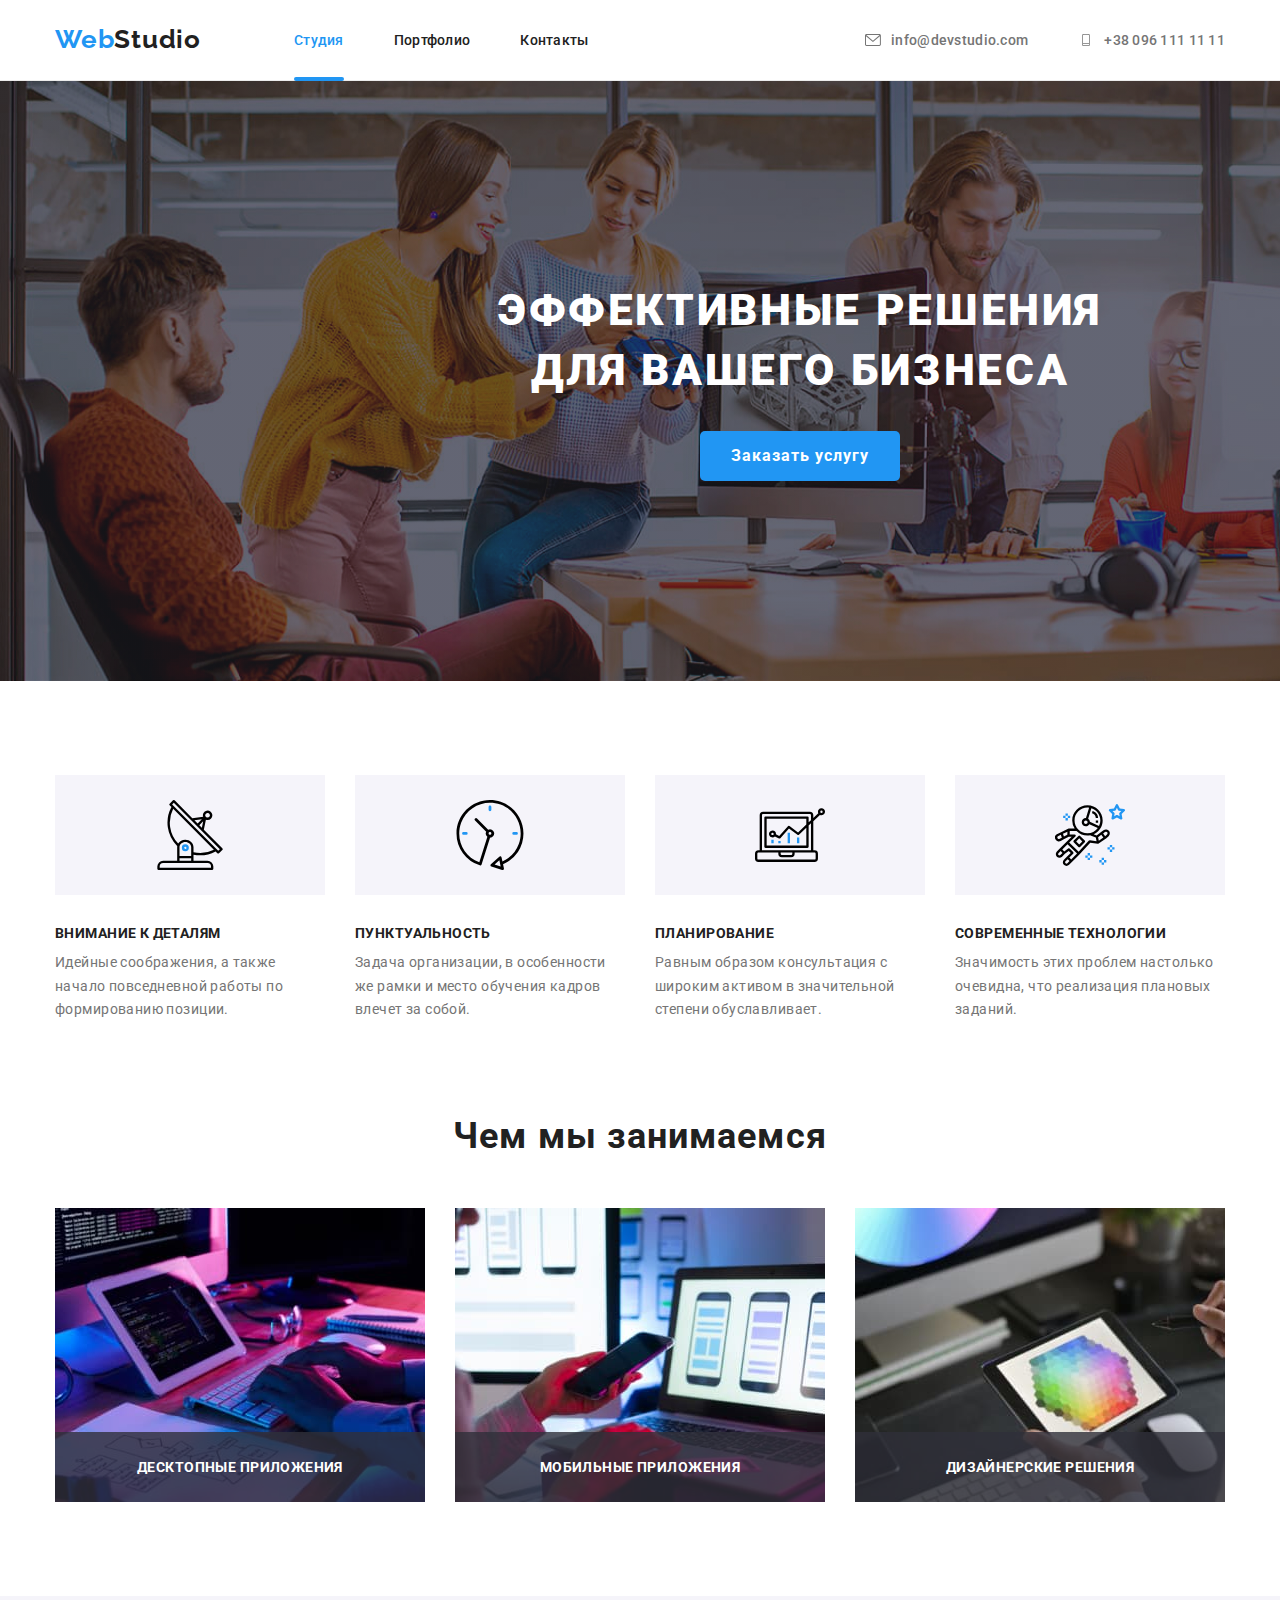
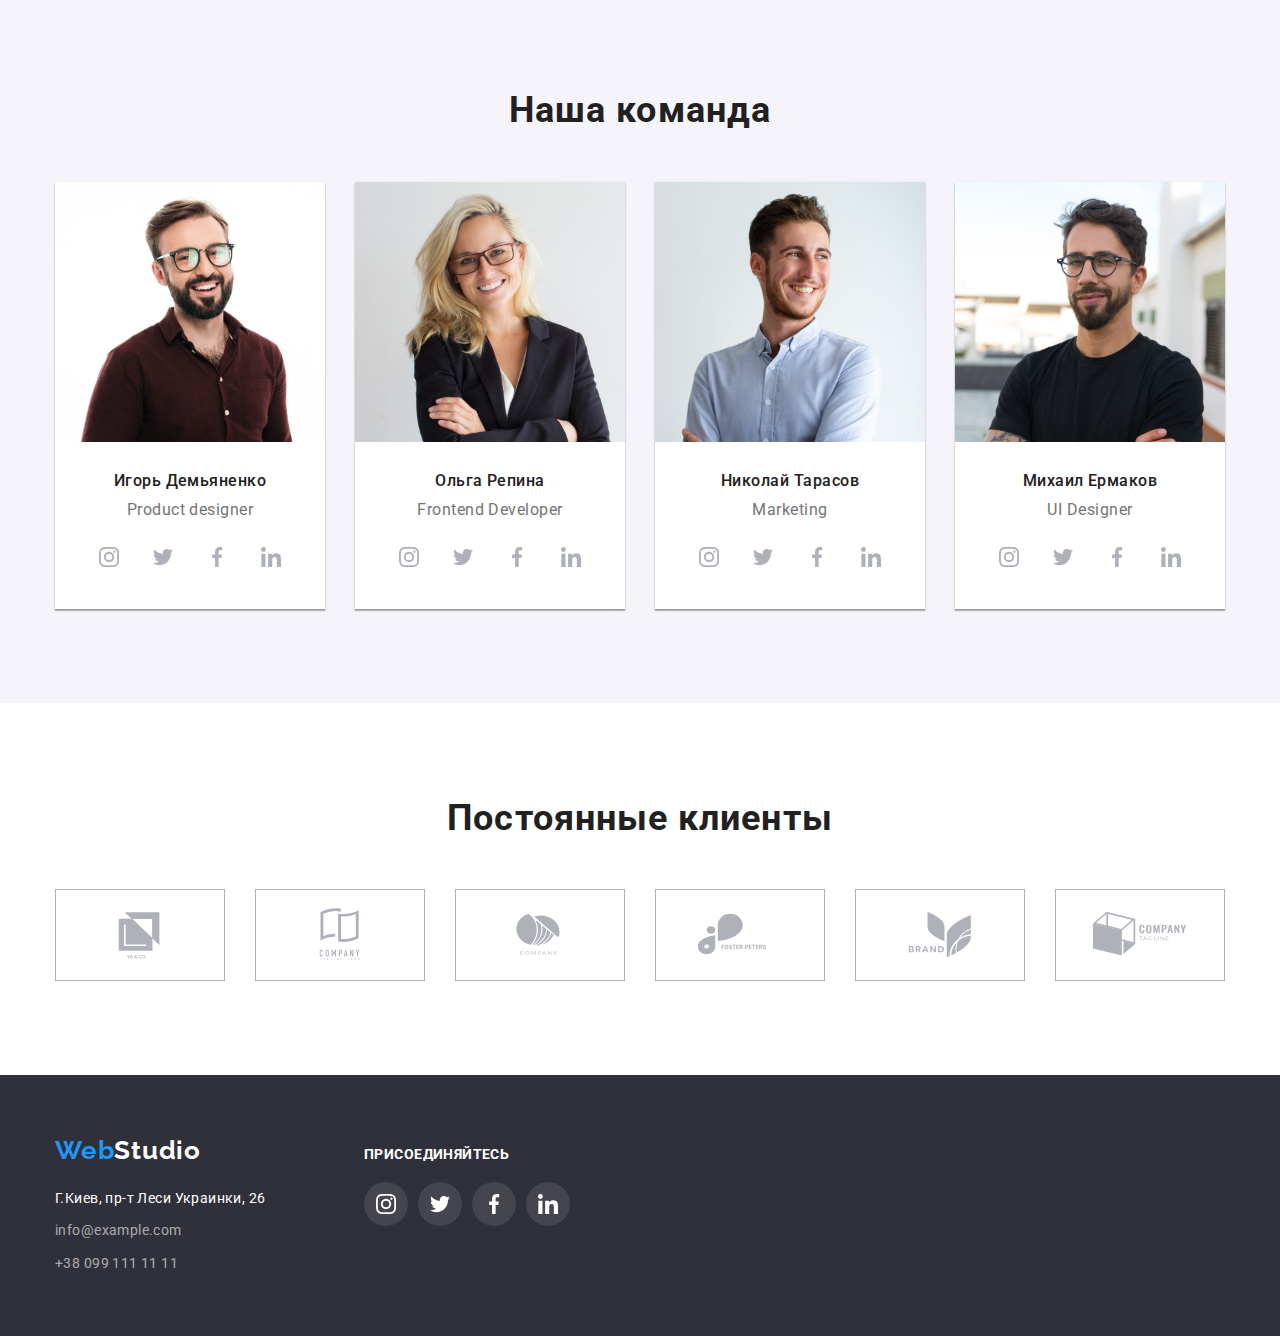
<file: index.html>
<!DOCTYPE html>
<html lang="en">

<head>
  <meta charset="UTF-8" />
  <meta http-equiv="X-UA-Compatible" content="IE=edge" />
  <meta name="viewport" content="width=device-width, initial-scale=1.0" />
  <title>index.html</title>
  <link rel="stylesheet"
    href="https://cdnjs.cloudflare.com/ajax/libs/modern-normalize/1.0.0/modern-normalize.min.css" />
  <link rel="preconnect" href="https://fonts.googleapis.com" />
  <link rel="preconnect" href="https://fonts.gstatic.com" crossorigin />
  <link href="https://fonts.googleapis.com/css2?family=Raleway:wght@700&family=Roboto:wght@400;500;700;900&display=swap"
    rel="stylesheet" />
  <link rel="stylesheet" href="css/styles.css" />
</head>

<body>
  <header>
    <div class="container container-header header">
      <a class="logo" href=""><span class="logo-web">Web</span><span class="logo-studio">Studio</span></a>
      <nav class="navigation-header">
        <ul class="studio-ul">
          <li class="studio active-link">
            <a href="index.html">Студия</a>
          </li>
          <li class="portfolio-index"><a href="portfolio.html">Портфолио</a></li>
          <li class="contacts"><a href="#Contacts">Контакты</a></li>
        </ul>
      </nav>
      <ul class="contacts-header">
        <li class="header-icons mail">
          <a href="mailto:info@devstudio.com"><svg class="mail-icon" width="16px" height="12px">
              <use href="./images/icons.svg#icon-mail"></use>
            </svg><span>info@devstudio.com</span></a>
        </li>
        <li class="header-icons phone">
          <a href="tel:+380961111111"> <svg class="phone-icon" width="16px" height="12px">
              <use href="./images/icons.svg#icon-phone"></use>
            </svg><span>+38 096 111 11 11</span></a>
        </li>
      </ul>
    </div>
  </header>
  <main>
    <section class="section-hero">
      <div class="container">
        <h1 class="solutions">
          Эффективные решения для вашего бизнеса
        </h1>
        <button class="button-index" type="button" data-modal-open>Заказать услугу</button>
      </div>
      </div>
      </div>
    </section>
    <section class="section">
      <div class="container">
        <ul class="about-wrapper">
          <li>
            <div class="icons-about">
              <svg class="icon-about satelite-icon" width="70px" height="70px">
                <use href="./images/icons.svg#icon-antenna"></use>
              </svg>
            </div>
            <h3 class="about">Внимание к деталям</h3>
            <p class="about-text">
              Идейные соображения, а также начало повседневной работы по
              формированию позиции.
            </p>
          </li>
          <li>
            <div class="icons-about">
              <svg class="icon-about clock-icon" width="70px" height="70px">
                <use href="./images/icons.svg#icon-clock"></use>
              </svg>
            </div>
            <h3 class="about">Пунктуальность</h3>
            <p class="about-text">
              Задача организации, в особенности же рамки и место обучения
              кадров влечет за собой.
            </p>
          </li>
          <li>
            <div class="icons-about">
              <svg class="icon-about diagram-icon" width="70px" height="70px">
                <use href="./images/icons.svg#icon-diagram"></use>
              </svg>
            </div>
            <h3 class="about">Планирование</h3>
            <p class="about-text">
              Равным образом консультация с широким активом в значительной
              степени обуславливает.
            </p>
          </li>
          <li>
            <div class="icons-about">
              <svg class="icon-about astronaut-icon" width="70px" height="70px">
                <use href="./images/icons.svg#icon-astronaut"></use>
              </svg>
            </div>
            <h3 class="about">Современные технологии</h3>
            <p class="about-text">
              Значимость этих проблем настолько очевидна, что реализация
              плановых заданий.
            </p>
          </li>
        </ul>
      </div>
      </div>
    </section>
    <section class="section-what-are-we-doing">
      <div class="container">
        <h2 class="what-are-we-doing" id="Portfolio">Чем мы занимаемся</h2>
        <ul class="what-are-we-doing-wrapper">
          <li class="what-are-we-doing-image">
            <img src="images/img-4.jpg" alt="worker coding" width="370" height="294" />
            <div class="what-are-we-doing-label">
              <h3 class="what-are-we-doing-text">Десктопные приложения</h3>
            </div>
          </li>
          <li class="what-are-we-doing-image">
            <img src="images/img-5.jpg" alt="visual edit in process" width="370" height="294" />
            <div class="what-are-we-doing-label">
              <h3 class="what-are-we-doing-text">Мобильные приложения</h3>
            </div>
          </li>
          <li class="what-are-we-doing-image">
            <img src="images/img-6.jpg" alt="working with colors" width="370" height="294" />
            <div class="what-are-we-doing-label">
              <h3 class="what-are-we-doing-text">Дизайнерские решения</h3>
            </div>
          </li>
        </ul>
      </div>
      </div>
    </section>
    <section class="section" id="workers">
      <div class="container">
        <h2 class="our-team">Наша команда</h2>
        <ul class="our-team-wrapper">
          <li class="worker-card">
            <img src="images/img-3.jpg" alt="Игорь Демьяненко" width="270" height="260" />
            <div class="worker-card-content">
              <h3 class="worker">Игорь Демьяненко</h3>
              <p class="worker-position">Product designer</p>
              <ul class="worker-icons">
                <li>
                  <a class="worker-icons-background" href="">
                    <svg width="20" height="20">
                      <use href="./images/icons.svg#icon-instagram"></use>
                    </svg>
                  </a>
                </li>
                <li>
                  <a class="worker-icons-background" href="">
                    <svg width="20" height="20">
                      <use href="./images/icons.svg#icon-twitter"></use>
                    </svg>
                  </a>
                </li>
                <li>
                  <a class="worker-icons-background" href="">
                    <svg width="20" height="20">
                      <use href="./images/icons.svg#icon-facebook"></use>
                    </svg>
                  </a>
                </li>
                <li>
                  <a class="worker-icons-background" href="">
                    <svg width="20" height="20">
                      <use href="./images/icons.svg#icon-linkedin"></use>
                    </svg>
                  </a>
                </li>
              </ul>
            </div>
          </li>
          <li class="worker-card">
            <img src="images/img-2.jpg" alt="Ольга Репина" width="270" height="260" />
            <div class="worker-card-content">
              <h3 class="worker">Ольга Репина</h3>
              <p class="worker-position">Frontend Developer</p>
              <ul class="worker-icons">
                <li>
                  <a class="worker-icons-background" href="">
                    <svg width="20" height="20">
                      <use href="./images/icons.svg#icon-instagram"></use>
                    </svg>
                  </a>
                </li>
                <li>
                  <a class="worker-icons-background" href="">
                    <svg width="20" height="20">
                      <use href="./images/icons.svg#icon-twitter"></use>
                    </svg>
                  </a>
                </li>
                <li>
                  <a class="worker-icons-background" href="">
                    <svg width="20" height="20">
                      <use href="./images/icons.svg#icon-facebook"></use>
                    </svg>
                  </a>
                </li>
                <li>
                  <a class="worker-icons-background" href="">
                    <svg width="20" height="20">
                      <use href="./images/icons.svg#icon-linkedin"></use>
                    </svg>
                  </a>
                </li>
              </ul>
            </div>
          </li>
          <li class="worker-card">
            <img src="images/img-1.jpg" alt="Николай Тарасов" width="270" height="260" />
            <div class="worker-card-content">
              <h3 class="worker">Николай Тарасов</h3>
              <p class="worker-position">Marketing</p>
              <ul class="worker-icons">
                <li>
                  <a class="worker-icons-background" href="">
                    <svg width="20" height="20">
                      <use href="./images/icons.svg#icon-instagram"></use>
                    </svg>
                  </a>
                </li>
                <li>
                  <a class="worker-icons-background" href="">
                    <svg width="20" height="20">
                      <use href="./images/icons.svg#icon-twitter"></use>
                    </svg>
                  </a>
                </li>
                <li>
                  <a class="worker-icons-background" href="">
                    <svg width="20" height="20">
                      <use href="./images/icons.svg#icon-facebook"></use>
                    </svg>
                  </a>
                </li>
                <li>
                  <a class="worker-icons-background" href="">
                    <svg width="20" height="20">
                      <use href="./images/icons.svg#icon-linkedin"></use>
                    </svg>
                  </a>
                </li>
              </ul>
            </div>
          </li>
          <li class="worker-card">
            <img src="images/img.jpg" alt="Михаил Ермаков" width="270" height="260" />
            <div class="worker-card-content">
              <h3 class="worker">Михаил Ермаков</h3>
              <p class="worker-position">UI Designer</p>
              <ul class="worker-icons">
                <li>
                  <a class="worker-icons-background" href="">
                    <svg width="20" height="20">
                      <use href="./images/icons.svg#icon-instagram"></use>
                    </svg>
                  </a>
                </li>
                <li>
                  <a class="worker-icons-background" href="">
                    <svg width="20" height="20">
                      <use href="./images/icons.svg#icon-twitter"></use>
                    </svg>
                  </a>
                </li>
                <li>
                  <a class="worker-icons-background" href="">
                    <svg width="20" height="20">
                      <use href="./images/icons.svg#icon-facebook"></use>
                    </svg>
                  </a>
                </li>
                <li>
                  <a class="worker-icons-background" href="">
                    <svg width="20" height="20">
                      <use href="./images/icons.svg#icon-linkedin"></use>
                    </svg>
                  </a>
                </li>
              </ul>
            </div>
          </li>
        </ul>
      </div>
      </div>
    </section>
    <section class="section">
      <div class="container clients">
        <h2 class="regular-clients">Постоянные клиенты</h2>
        <ul class="clients-cards">
          <li class="client-wrapper">
            <a class="client-wrapper-href" href="">
              <svg width="106" height="60">
                <use href="./images/icons.svg#icon-Logo1"></use>
              </svg>
            </a>
          </li>
          <li class="client-wrapper">
            <a class="client-wrapper-href" href="">
              <svg width="106" height="60">
                <use href="./images/icons.svg#icon-Logo2"></use>
              </svg>
            </a>
          </li>
          <li class="client-wrapper">

            <a class="client-wrapper-href" href="">
              <svg width="106" height="60">
                <use href="./images/icons.svg#icon-Logo3"></use>
              </svg>
            </a>

          </li>
          <li class="client-wrapper">

            <a class="client-wrapper-href" href="">
              <svg width="106" height="60">
                <use href="./images/icons.svg#icon-Logo4"></use>
              </svg>
            </a>

          </li>
          <li class="client-wrapper">

            <a class="client-wrapper-href" href="">
              <svg width="106" height="60">
                <use href="./images/icons.svg#icon-Logo5"></use>
              </svg>
            </a>

          </li>
          <li class="client-wrapper">

            <a class="client-wrapper-href" href="">
              <svg width="106" height="60">
                <use href="./images/icons.svg#icon-Logo6"></use>
              </svg>
            </a>

          </li>
        </ul>
      </div>
    </section>
  </main>
  <footer>
    <div class="container container-footer">
      <div>
        <a class="logo logo-footer" href=""><span class="logo-web-footer">Web</span><span
            class="logo-studio-footer">Studio</span></a>
        <address id="Contacts">
          <ul class="footer-contacts-wrapper navigation-footer">
            <li>
              <a class="location" id="location" href="">Г.Киев, пр-т Леси Украинки, 26</a>
            </li>
            <li>
              <a class="contacts-footer" href="mailto:info@example.com">info@example.com</a>
            </li>
            <li>
              <a class="contacts-footer" href="tel:+380991111111">+38 099 111 11 11</a>
            </li>
          </ul>
        </address>
      </div>
      <div class="footer-icons">
        <h3 class="footer-title">присоединяйтесь</h3>
        <ul class="footer-icons-container">
          <li>
            <a class="footer-svg-container" href="">
              <svg width="20" height="20">
                <use href="./images/icons.svg#icon-instagram"></use>
              </svg>
            </a>
          </li>
          <li>
            <a class="footer-svg-container" href="">
              <svg width="20" height="20">
                <use href="./images/icons.svg#icon-twitter"></use>
              </svg>
            </a>
          </li>
          <li>
            <a class="footer-svg-container" href="">
              <svg width="20" height="20">
                <use href="./images/icons.svg#icon-facebook"></use>
              </svg>
            </a>
          </li>
          <li>
            <a class="footer-svg-container" href="">
              <svg width="20" height="20">
                <use href="./images/icons.svg#icon-linkedin"></use>
              </svg>
            </a>
          </li>
        </ul>
      </div>
    </div>
    </div>
  </footer>
  </div>
  <div class="modal is-hidden" data-modal>
    <div class="modal-body">
      <button type="button" class="modal-btn" data-modal-close>
        <svg class="modal-svg" width="11" height="11">
          <use href="./images/icons.svg#icon-close"></use>
        </svg>
      </button>
    </div>
  </div>
  <script src="./js/modal.js"></script>
</body>

</html>
</file>
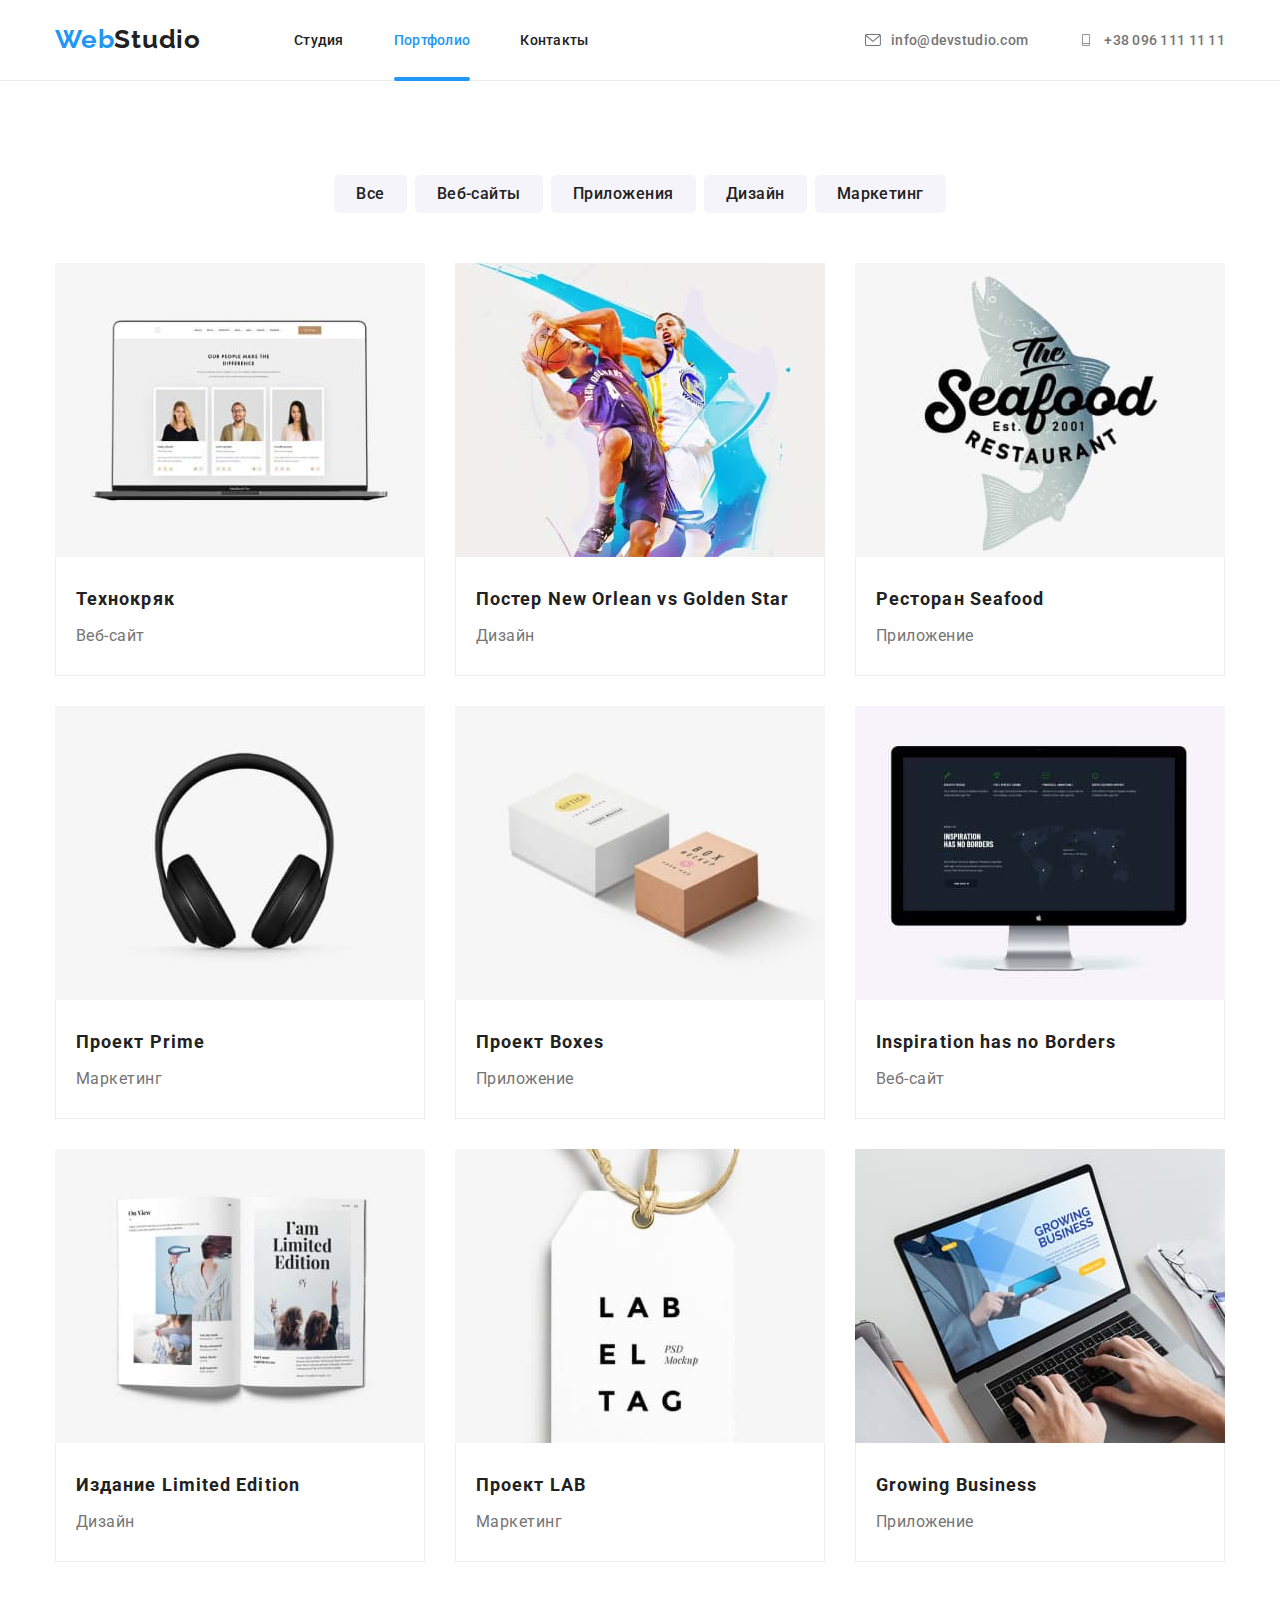
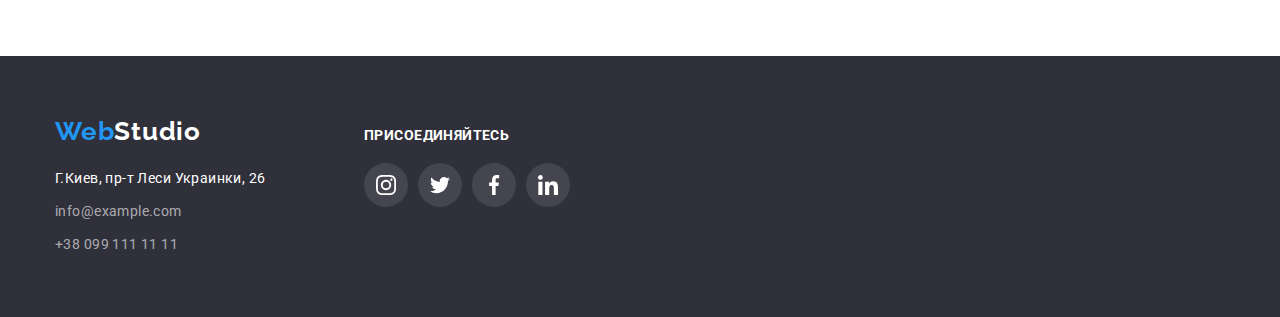
<file: portfolio.html>
<!DOCTYPE html>
<html lang="en">

<head>
  <meta charset="UTF-8" />
  <meta http-equiv="X-UA-Compatible" content="IE=edge" />
  <meta name="viewport" content="width=device-width, initial-scale=1.0" />
  <title>portfolio</title>
  <link rel="stylesheet"
    href="https://cdnjs.cloudflare.com/ajax/libs/modern-normalize/1.0.0/modern-normalize.min.css" />
  <link rel="preconnect" href="https://fonts.googleapis.com" />
  <link rel="preconnect" href="https://fonts.gstatic.com" crossorigin />
  <link href="https://fonts.googleapis.com/css2?family=Raleway:wght@700&family=Roboto:wght@400;500;700;900&display=swap"
    rel="stylesheet" />
  <link rel="stylesheet" href="css/styles.css" />
</head>

<body>
  <header>
    <div class="container container-header header">
      <a class="logo" href=""><span class="logo-web">Web</span><span class="logo-studio">Studio</span></a>
      <nav class="navigation-header">
        <ul class="studio-ul">
          <li class="studio">
            <a href="index.html">Студия</a>
          </li>
          <li class="portfolio-index active-link"><a href="portfolio.html">Портфолио</a></li>
          <li class="contacts"><a href="#Contacts">Контакты</a></li>
        </ul>
      </nav>
      <ul class="contacts-header">
        <li class="header-icons mail">
          <a href="mailto:info@devstudio.com"><svg class="mail-icon" width="16px" height="12px">
              <use href="./images/icons.svg#icon-mail"></use>
            </svg><span>info@devstudio.com</span></a>
        </li>
        <li class="header-icons phone">
          <a href="tel:+380961111111"> <svg class="phone-icon" width="16px" height="12px">
              <use href="./images/icons.svg#icon-phone"></use>
            </svg><span>+38 096 111 11 11</span></a>
        </li>
      </ul>
    </div>
  </header>
  <main>
    <section class="section" id="buttons">
      <div class="container">
        <h1 class="portfolio-headline"></h1>
        <ul class="buttons buttons-portfolio-wrapper">
          <li>
            <button class="first-button" type="button">Все</button>
          </li>
          <li>
            <button class="second-button" type="button">Веб-сайты</button>
          </li>
          <li>
            <button class="third-button" type="button">Приложения</button>
          </li>
          <li>
            <button class="fourth-button" type="button">Дизайн</button>
          </li>
          <li>
            <button class="fifth-button" type="button">Маркетинг</button>
          </li>
        </ul>
        <ul class="projects-wrapper">
          <li class="portfolio portfolio1">
            <a href="">
              <div class="overlay-wrapper">
                <div class="overlay">
                  <p class="overlay-text">Ресурс предлагает комплексные предложения с разным уровнем функционала и
                    сервисов. Все это позволит посетителю получить исчерпывающие сведения о компании или частном лице.
                  </p>
                </div>
                <img src="images/img-7.jpg" alt="Технокряк" width="370" />
              </div>
              <div class="portfolio-content">
                <h2 class="project-name">Технокряк</h2>
                <p class="project-type">Веб-сайт</p>
              </div>
            </a>
          </li>
          <li class="portfolio portfolio2">
            <a href="">
              <div class="overlay-wrapper">
                <div class="overlay">
                  <p class="overlay-text">Ресурс предлагает комплексные предложения с разным уровнем функционала и
                    сервисов. Все это позволит посетителю получить исчерпывающие сведения о компании или частном лице.
                  </p>
                </div>
                <img src="images/img-8.jpg" alt="Постер New Orlean vs Golden Star" width="370" />
              </div>
              <div class="portfolio-content">
                <h2 class="project-name">
                  Постер New Orlean vs Golden Star
                </h2>
                <p class="project-type">Дизайн</p>
              </div>
            </a>
          </li>
          <li class="portfolio portfolio3">
            <a href="">
              <div class="overlay-wrapper">
                <div class="overlay">
                  <p class="overlay-text">Ресурс предлагает комплексные предложения с разным уровнем функционала и
                    сервисов. Все это позволит посетителю получить исчерпывающие сведения о компании или частном лице.
                  </p>
                </div>
                <img src="images/img-9.jpg" alt="Ресторан Seafood" width="370" />
              </div>
              <div class="portfolio-content">
                <h2 class="project-name">Ресторан Seafood</h2>
                <p class="project-type">Приложение</p>
              </div>
            </a>
          </li>
          <li class="portfolio portfolio4">
            <a href="">
              <div class="overlay-wrapper">
                <div class="overlay">
                  <p class="overlay-text">Ресурс предлагает комплексные предложения с разным уровнем функционала и
                    сервисов. Все это позволит посетителю получить исчерпывающие сведения о компании или частном лице.
                  </p>
                </div>
                <img src="images/img-10.jpg" alt="Проект Prime" width="370" />
              </div>
              <div class="portfolio-content">
                <h2 class="project-name">Проект Prime</h2>
                <p class="project-type">Маркетинг</p>
              </div>
            </a>
          </li>
          <li class="portfolio portfolio5">
            <a href="">
              <div class="overlay-wrapper">
                <div class="overlay">
                  <p class="overlay-text">Ресурс предлагает комплексные предложения с разным уровнем функционала и
                    сервисов. Все это позволит посетителю получить исчерпывающие сведения о компании или частном лице.
                  </p>
                </div>
                <img src="images/img-11.jpg" alt="Проект Boxes" width="370" />
              </div>
              <div class="portfolio-content">
                <h2 class="project-name">Проект Boxes</h2>
                <p class="project-type">Приложение</p>
              </div>
            </a>
          </li>
          <li class="portfolio portfolio6">
            <a href="">
              <div class="overlay-wrapper">
                <div class="overlay">
                  <p class="overlay-text">Ресурс предлагает комплексные предложения с разным уровнем функционала и
                    сервисов. Все это позволит посетителю получить исчерпывающие сведения о компании или частном лице.
                  </p>
                </div>
                <img src="images/img-12.jpg" alt="Inspiration has no Borders" width="370" />
              </div>
              <div class="portfolio-content">
                <h2 class="project-name">Inspiration has no Borders</h2>
                <p class="project-type">Веб-сайт</p>
              </div>
            </a>
          </li>
          <li class="portfolio portfolio7">
            <a href="">
              <div class="overlay-wrapper">
                <div class="overlay">
                  <p class="overlay-text">Ресурс предлагает комплексные предложения с разным уровнем функционала и
                    сервисов. Все это позволит посетителю получить исчерпывающие сведения о компании или частном лице.
                  </p>
                </div>
                <img src="images/img-13.jpg" alt="Издание Limited Edition" width="370" />
              </div>
              <div class="portfolio-content">
                <h2 class="project-name">Издание Limited Edition</h2>
                <p class="project-type">Дизайн</p>
              </div>
            </a>
          </li>
          <li class="portfolio portfolio8">
            <a href="">
              <div class="overlay-wrapper">
                <div class="overlay">
                  <p class="overlay-text">Ресурс предлагает комплексные предложения с разным уровнем функционала и
                    сервисов. Все это позволит посетителю получить исчерпывающие сведения о компании или частном лице.
                  </p>
                </div>
                <img src="images/img-14.jpg" alt="Проект LAB" width="370" />
              </div>
              <div class="portfolio-content">
                <h2 class="project-name">Проект LAB</h2>
                <p class="project-type">Маркетинг</p>
              </div>
            </a>
          </li>
          <li class="portfolio portfolio9">
            <a href="">
              <div class="overlay-wrapper">
                <div class="overlay">
                  <p class="overlay-text">Ресурс предлагает комплексные предложения с разным уровнем функционала и
                    сервисов. Все это позволит посетителю получить исчерпывающие сведения о компании или частном лице.
                  </p>
                </div>
                <img src="images/img-15.jpg" alt="Growing Business" width="370" />
              </div>
              <div class="portfolio-content">
                <h2 class="project-name">Growing Business</h2>
                <p class="project-type">Приложение</p>
              </div>
            </a>
          </li>
        </ul>
      </div>
      </div>
    </section>
  </main>
  <footer>
    <div class="container container-footer">
      <div>
        <a class="logo logo-footer" href=""><span class="logo-web-footer">Web</span><span
            class="logo-studio-footer">Studio</span></a>
        <address id="Contacts">
          <ul class="footer-contacts-wrapper navigation-footer">
            <li>
              <a class="location" id="location" href="">Г.Киев, пр-т Леси Украинки, 26</a>
            </li>
            <li>
              <a class="contacts-footer" href="mailto:info@example.com">info@example.com</a>
            </li>
            <li>
              <a class="contacts-footer" href="tel:+380991111111">+38 099 111 11 11</a>
            </li>
          </ul>
        </address>
      </div>
      <div class="footer-icons">
        <h3 class="footer-title">присоединяйтесь</h3>
        <ul class="footer-icons-container">
          <li>
            <a class="footer-svg-container" href="">
              <svg width="20" height="20">
                <use href="./images/icons.svg#icon-instagram"></use>
              </svg>
            </a>
          </li>
          <li>
            <a class="footer-svg-container" href="">
              <svg width="20" height="20">
                <use href="./images/icons.svg#icon-twitter"></use>
              </svg>
            </a>
          </li>
          <li>
            <a class="footer-svg-container" href="">
              <svg width="20" height="20">
                <use href="./images/icons.svg#icon-facebook"></use>
              </svg>
            </a>
          </li>
          <li>
            <a class="footer-svg-container" href="">
              <svg width="20" height="20">
                <use href="./images/icons.svg#icon-linkedin"></use>
              </svg>
            </a>
          </li>
        </ul>
      </div>
    </div>
    </div>
  </footer>
  </div>
</body>

</html>
</file>
<file: css/styles.css>
* {
  padding: 0;
  margin: 0;
}
:root {
  --brand-color: #2196f3;
  --common-text-color: #757575;
  --primary-black: #212121;
  --background-black: #2f303a;
  --backgroud-grey: #f5f4fa;
}
body {
  font-family: "Roboto", "Raleway", sans-serif;
  font-weight: normal;
  color: var(--common-text-color);
}
ul {
  list-style-type: none;
}
a {
  text-decoration: none;
}
img {
  display: block;
}
.logo-web {
  color: var(--brand-color);
}
.logo-studio {
  color: var(--primary-black);
}
.logo-web-footer {
  color: var(--brand-color);
}
.logo-studio-footer {
  color: white;
}
.navigation-footer li a:hover,
.navigation-header li a:hover,
.contacts-header li a:hover,
.navigation-footer li a:focus svg,
.navigation-header li a:focus svg,
.contacts-header li a:focus svg {
  color: var(--brand-color);
  fill: var(--brand-color);
}
.navigation-footer li a,
.navigation-header li a,
.contacts-header li a {
  transition-property: color;
  transition-duration: 250ms;
  transition-timing-function: cubic-bezier(0.4, 0, 0.2, 1);
  transition-delay: 0;
}

.logo {
  font-size: 26px;
  font-family: "Raleway", sans-serif;
  font-weight: bold;
  font-weight: bold;
  line-height: 1.2;
  letter-spacing: 0.03em;
}
.about {
  color: var(--primary-black);
  font-weight: bold;
  font-size: 14px;
  line-height: 1.15;
  letter-spacing: 0.03em;
  text-transform: uppercase;
}
.about-text {
  font-weight: normal;
  font-size: 14px;
  line-height: 1.7;
  /* or 171% */
  letter-spacing: 0.03em;
}
.worker {
  font-weight: 500;
  font-size: 16px;
  line-height: 1.18;
  /* identical to box height */
  text-align: center;
  letter-spacing: 0.03em;
  color: var(--primary-black);
}
.worker-position {
  font-weight: normal;
  font-size: 16px;
  line-height: 1.18;
  /* identical to box height */
  text-align: center;
  letter-spacing: 0.03em;
}
.what-are-we-doing,
.our-team {
  color: var(--primary-black);
  font-weight: bold;
  font-size: 36px;
  line-height: 1.16;
  text-align: center;
  letter-spacing: 0.03em;
}
.solutions {
  color: #ffffff;
  font-style: normal;
  font-weight: 900;
  font-size: 44px;
  line-height: 1.36;
  text-align: center;
  letter-spacing: 0.06em;
  text-transform: uppercase;
  max-width: 700px;
  margin: 0 auto;
}
.button-index {
  color: #ffffff;
  background-color: var(--brand-color);
  border: none;
  border-radius: 5px;
  font-weight: bold;
  font-size: 16px;
  line-height: 1.875;
  align-items: center;
  text-align: center;
  letter-spacing: 0.06em;
  width: 200px;
  /* height: 50px; */
  margin-top: 30px;
  padding-top: 10px;
  padding-bottom: 10px;
}
.buttons > li > button {
  border: none;
  border-radius: 5px;
  background: #f5f4fa;

  transition-property: color, background-color, box-shadow;
  transition-duration: 250ms;
  transition-timing-function: cubic-bezier(0.4, 0, 0.2, 1);
  transition-delay: 0;
}
.buttons > li > button:hover {
  color: white;
  background-color: var(--brand-color);
  box-shadow: 0px 3px 1px rgba(0, 0, 0, 0.1), 0px 1px 2px rgba(0, 0, 0, 0.08),
    0px 2px 2px rgba(0, 0, 0, 0.12);
}
.buttons > li > button:focus {
  color: white;
  background-color: var(--brand-color);
  box-shadow: 0px 3px 1px rgba(0, 0, 0, 0.1), 0px 1px 2px rgba(0, 0, 0, 0.08),
    0px 2px 2px rgba(0, 0, 0, 0.12);
}
.buttons > li > button {
  color: var(--primary-black);
  font-style: normal;
  font-weight: 500;
  font-size: 16px;
  line-height: 1.625;
  text-align: center;
  letter-spacing: 0.03em;
}
.contacts-header a {
  color: var(--common-text-color);
}
a:visited {
  color: inherit;
}
.navigation-header a {
  color: var(--primary-black);
}
.navigation-header .active-link a {
  color: var(--brand-color);
}
.team p {
  text-align: center;
}
.navigation-footer a {
  color: var(--common-text-color);
}
#location {
  color: #ffffff;
}
a:focus {
  color: var(--brand-color);
}
button {
  cursor: pointer;
  font-family: inherit;
}
footer {
  background-color: var(--background-black);
}
.navigation-header li a {
  font-weight: 500;
  font-size: 14px;
  line-height: 1.15;
  letter-spacing: 0.02em;
}
.contacts-header li a {
  font-weight: 500;
  font-size: 14px;
  line-height: 1.15;
  letter-spacing: 0.02em;
  display: flex;
  align-items: center;
}
.navigation-footer {
  font-weight: normal;
  font-size: 14px;
  line-height: 1.7;
  /* or 171% */
  letter-spacing: 0.03em;
  font-style: normal;
}
.navigation-footer li a {
  color: rgba(255, 255, 255, 0.6);
}
#location {
  transition-property: color;
  transition-duration: 250ms;
  transition-timing-function: cubic-bezier(0.4, 0, 0.2, 1);
  transition-delay: 0;
}

#location:hover {
  color: var(--brand-color);
}
.project-name {
  color: var(--primary-black);
  font-weight: bold;
  font-size: 18px;
  line-height: 2;
  /* identical to box height, or 200% */
  letter-spacing: 0.06em;
}
.project-type {
  font-weight: normal;
  font-size: 16px;
  line-height: 1.875;
  /* identical to box height, or 187% */
  letter-spacing: 0.03em;
}
.navigation-header:active {
  color: var(--brand-color);
}
.active-link {
  color: var(--brand-color);
  position: relative;
}
.container {
  width: 1200px;
  margin: 0 auto;
  padding-left: 15px;
  padding-right: 15px;
}
.container-navigation ul {
  display: flex;
  margin-left: 93px;
}
.container-navigation li {
  margin-right: 50px;
}
.container-navigation li:last-child {
  margin-right: 331px;
}
.container-contacts-header ul {
  display: flex;
}
.container-contacts-header li {
  margin-right: 50px;
}
.container-contacts-header li:last-child {
  margin-right: 0;
}
.section {
  padding-top: 94px;
  padding-bottom: 94px;
  /* text-align: center; */
}
.section-hero {
  background-color: var(--background-black);
  text-align: center;
  padding-bottom: 200px;
  padding-top: 200px;
  background-image: linear-gradient(
      0deg,
      rgba(47, 48, 58, 0.4),
      rgba(47, 48, 58, 0.4)
    ),
    url(../images/bg.jpg);
  background-repeat: no-repeat;
  background-position: right calc(50%) top calc(50%);
  margin: 0 auto;
  width: 1600px;
}
/* main,
header,
footer {
  width: 1600px;
  margin: 0 auto;
} */
.regular-clients {
  font-family: Roboto;
  font-style: normal;
  font-weight: bold;
  font-size: 36px;
  line-height: 42px;
  text-align: center;
  letter-spacing: 0.03em;
  color: var(--primary-black);
}
.section:first-child {
  padding-top: 0px;
}
.section-what-are-we-doing {
  padding-bottom: 94px;
}
#workers {
  background-color: #f5f4fa;
}
.about-wrapper {
  display: flex;
}
h1 {
  max-width: max-content;
  text-align: center;
}
.about-wrapper li {
  width: 270px;
  margin-right: 30px;
}
.about-wrapper li:last-child {
  margin-right: 0px;
}
.about-wrapper p {
  margin-top: 10px;
}
.what-are-we-doing-wrapper {
  display: flex;
  flex-direction: row;
  margin-top: 50px;
}
.what-are-we-doing-wrapper li {
  margin-right: 30px;
}
.what-are-we-doing-wrapper li:last-child {
  margin-right: 0px;
}
.our-team-wrapper {
  display: flex;
  flex-direction: row;
  margin-top: 50px;
}
.our-team-wrapper > li {
  margin-right: 30px;
}
.our-team-wrapper li:last-child {
  margin-right: 0px;
}
.footer-contacts-wrapper li {
  margin-top: 9px;
}
.footer-contacts-wrapper li:first-child {
  margin-top: 0px;
}
address {
  margin-top: 20px;
}
footer {
  padding-top: 60px;
  padding-bottom: 60px;
}
.header-logo {
  padding-top: 24px;
  padding-bottom: 25px;
}
.container-navigation {
  padding-top: 32px;
  padding-bottom: 32px;
}
.container-contacts-header {
  padding-top: 32px;
  padding-bottom: 32px;
}
.worker-card {
  display: flex;
  flex-direction: column;
  box-shadow: 0px 1px 3px rgba(0, 0, 0, 0.12), 0px 1px 1px rgba(0, 0, 0, 0.14),
    0px 2px 1px rgba(0, 0, 0, 0.2);
}
.worker-card-content {
  flex-grow: 1;
  background-color: #ffffff;
  border-radius: 0 0 4px 4px;
  padding-bottom: 30px;
  padding-top: 30px;
}
.worker-position {
  margin-top: 10px;
}
header {
  border-bottom: 1px solid #ececec;
}
.buttons-portfolio-wrapper {
  display: flex;
  justify-content: center;
  margin-bottom: 50px;
}
.buttons-portfolio-wrapper li {
  margin-right: 8px;
}
.buttons-portfolio-wrapper li:last-child {
  margin-right: 0px;
}
.projects-wrapper {
  display: flex;
  flex-direction: row;
  flex-wrap: wrap;
  /* justify-content: space-between; */
}
.projects-wrapper li {
  margin-right: 30px;
}
.projects-wrapper li:nth-last-child(-n + 3) {
  margin-bottom: 0px;
}

.projects-wrapper li:nth-child(3n) {
  margin-right: 0px;
}
/* .projects-wrapper li{
  margin-right: 30px;
} */
.projects-wrapper li {
  margin-bottom: 30px;
}
.portfolio-headline {
  visibility: hidden;
}
.portfolio-content {
  flex-grow: 1;
  background-color: #ffffff;
  border: 1px solid #eeeeee;
  padding: 24px 20px;
  border-top: 0;
}
.portfolio a {
  transition-property: box-shadow;
  transition-duration: 250ms;
  transition-timing-function: cubic-bezier(0.4, 0, 0.2, 1);
  transition-delay: 0;
}
.portfolio a:hover,
.portfolio a:focus {
  box-shadow: 0px 1px 1px rgba(0, 0, 0, 0.12), 0px 4px 4px rgba(0, 0, 0, 0.06),
    1px 4px 6px rgba(0, 0, 0, 0.16);
}
.portfolio a {
  display: block;
}
.project-name {
  margin-bottom: 4px;
}
.buttons button {
  padding: 6px 22px;
}
#buttons {
  padding-top: 94px;
}
.navigation-header ul {
  display: flex;
}
.contacts-header {
  display: flex;
  margin-left: auto;
}
.container-header {
  display: flex;
  align-items: center;
}
/* #workers{
  width: 1600px;
  margin: 0 auto;
} */
.contacts-header > li {
  margin-right: 50px;
}
.contacts-header > li:last-child {
  margin-right: 0px;
}
.navigation-header li {
  margin-right: 50px;
}
.navigation-header li:last-child {
  margin-right: 0;
}

.logo {
  margin-right: 93px;
}
.portfolio img {
  display: block;
}
.studio-ul a {
  padding-top: 32px;
  padding-bottom: 32px;
  display: block;
}
.icons-about {
  /* border: 1px solid black; */
  width: 270px;
  height: 120px;
  margin-bottom: 30px;
  background-color: var(--backgroud-grey);
  display: flex;
  justify-content: center;
  align-items: center;
}
.satelite-icon {
  background-position: center;
  display: block;
}
.header-icons {
  fill: var(--common-text-color);
  display: flex;
  align-items: baseline;
}

.mail-icon,
.phone-icon {
  margin-right: 10px;
}
.phone-icon,
.mail-icon{
  fill: var(--common-text-color);
}
.mail:hover svg,
.phone:hover svg,
.mail:focus svg,
.phone:focus svg {
  color: var(--brand-color);
  fill: var(--brand-color);
}


.phone,
.mail {
  transition-property: fill, color;
  transition-duration: 250ms;
  transition-timing-function: cubic-bezier(0.4, 0, 0.2, 1);
  transition-delay: 0;
}
.phone svg,
.mail svg{
  transition-property: fill;
  transition-duration: 250ms;
  transition-timing-function: cubic-bezier(0.4, 0, 0.2, 1);
}

.worker-icons {
  display: flex;
  justify-content: center;
  margin-top: 16px;
}
.worker-icons svg {
  fill: #afb1b8;
}
.worker-icons-background svg{
  transition-property: fill;
  transition-duration: 250ms;
  transition-timing-function: cubic-bezier(0.4, 0, 0.2, 1);
}
.worker-icons-background {
  width: 44px;
  height: 44px;
  display: block;
  border-radius: 50%;
  display: flex;
  justify-content: center;
  align-items: center;

  transition-property: background-color;
  transition-duration: 250ms;
  transition-timing-function: cubic-bezier(0.4, 0, 0.2, 1);
}
.worker-icons-background:hover {
  background-color: var(--brand-color);
}
.worker-icons-background:hover svg {
  fill: #ffffff;
}
.worker-icons-background:focus{
  background-color: var(--brand-color)
}
.worker-icons-background:focus svg {
  fill: #ffffff;
}
.worker-icons li {
  margin-right: 10px;
}
.clients-cards {
  display: flex;
  margin-top: 50px;
}
.clients-cards li{
  margin-right: 30px;
}
.clients-cards li:last-child {
  margin-right: 0px;
}
.client-wrapper-href{
  border: 1px solid #afb1b8;
  transition-property: border, fill;
  transition-duration: 250ms;
  transition-timing-function: cubic-bezier(0.4, 0, 0.2, 1);
}
.client-wrapper-href:focus{
  border: 1px solid var(--brand-color);
}
.client-wrapper-href:focus svg{
fill: var(--brand-color);
} 
.client-wrapper-href:hover{
  border: 1px solid var(--brand-color);
}
.client-wrapper-href:hover svg{
fill: var(--brand-color);
} 
.client-wrapper-href svg{
  transition-property: border, fill;
  transition-duration: 250ms;
  transition-timing-function: cubic-bezier(0.4, 0, 0.2, 1);
}
.clients {
  text-align: center;
}
.client-wrapper a {
  width: 170px;
  height: 92px;
  display: flex;
  justify-content: center;
  align-items: center;
}
.client-wrapper a svg {
  fill: #afb1b8;
  transition-property: fill;
  transition-duration: 250ms;
  transition-timing-function: cubic-bezier(0.4, 0, 0.2, 1);
  transition-delay: 0;
}
.client-wrapper-href {
  width: 170px;
  height: 92px;
  display: flex;
  justify-content: center;
  align-items: center;
}
.footer-icons {
  display: flex;
  flex-direction: column;
  margin-left: 70px;
  width: 206px;
  height: 80px;
}
.footer-svg-container {
  width: 44px;
  height: 44px;
  display: block;
  border-radius: 50%;
  display: flex;
  justify-content: center;
  align-items: center;
  background-color: rgba(255, 255, 255, 0.1);
  fill: #ffffff;
  transition-property: background-color;
  transition-duration: 250ms;
  transition-timing-function: cubic-bezier(0.4, 0, 0.2, 1);
  transition-delay: 0;
}
.footer-svg-container:hover,
.footer-svg-container:focus {
  background-color: var(--brand-color);
}
.footer-icons-container li {
  margin-right: 10px;
}
.footer-icons-container li:last-child {
  margin-right: 0px;
}
.footer-icons-container {
  display: flex;
  margin-right: 10px;
  margin-top: 20px;
  justify-content: space-around;
}
.footer-icons-container:last-child {
  margin-right: 0px;
}
.container-footer {
  display: flex;
  align-items: baseline;
}
.footer-title {
  font-style: normal;
  font-weight: bold;
  font-size: 14px;
  line-height: 16px;
  letter-spacing: 0.03em;
  text-transform: uppercase;
  color: #ffffff;
}
.portfolio a:hover .overlay {
  transform: translateY(0);
}
.overlay {
  position: absolute;
  top: 0;
  left: 0;
  width: 100%;
  height: 100%;
  background-color: rgba(33, 150, 243, 0.9);
  transform: translateY(100%);
  transition: transform 250ms cubic-bezier(0.4, 0, 0.2, 1);
}
.overlay > .overlay-text {
  color: #fff;
  margin: 0;
  font-size: 18px;
  padding: 63px 24px;
  line-height: 28px;
  font-weight: 400;
}
.overlay-wrapper {
  position: relative;
  overflow: hidden;
}
.what-are-we-doing-image {
  position: relative;
}
.what-are-we-doing-label {
  position: absolute;
  bottom: 0;
  display: flex;
  align-items: center;
  justify-content: center;
  width: 100%;
  height: 70px;
  background-color: rgba(47, 48, 58, 0.8);
}
.what-are-we-doing-text {
  font-weight: 700;
  font-size: 14px;
  line-height: 1.15;
  letter-spacing: 0.03em;
  text-transform: uppercase;
  color: #ffffff;
}
.active-link::after {
  content: "";
  position: absolute;
  left: 0;
  top: 96%;
  display: block;
  width: 100%;
  height: 4px;
  background: var(--brand-color);
  border-radius: 2px;
}
.modal {
  position: fixed;
  top: 0;
  left: 0;
  right: 0;
  bottom: 0;
  display: flex;
  justify-content: center;
  align-items: center;
  transform: skew(0deg);
  background-color: rgba(0, 0, 0, 0.2);
  transition: opacity 250ms cubic-bezier(0.4, 0, 0.2, 1),
    visibility 250ms cubic-bezier(0.4, 0, 0.2, 1),
    transform 500ms cubic-bezier(0.4, 0, 0.2, 1);
}
.modal-body {
  position: relative;
  width: 528px;
  height: 581px;
  background-color: #ffffff;
  box-shadow: 0px 1px 3px rgba(0, 0, 0, 0.12), 0px 1px 1px rgba(0, 0, 0, 0.14),
    0px 2px 1px rgba(0, 0, 0, 0.2);
  border-radius: 4px;
}
.modal-btn {
  position: absolute;
  right: 8px;
  top: 8px;
  display: flex;
  justify-content: center;
  align-items: center;
  width: 30px;
  height: 30px;
  background-color: #ffffff;
  border: 1px solid rgba(0, 0, 0, 0.1);
  border-radius: 50%;
  cursor: pointer;
}
.is-hidden {
  visibility: hidden;
  opacity: 0;
  transform: skew(50deg);
  pointer-events: none;
}
</file>
